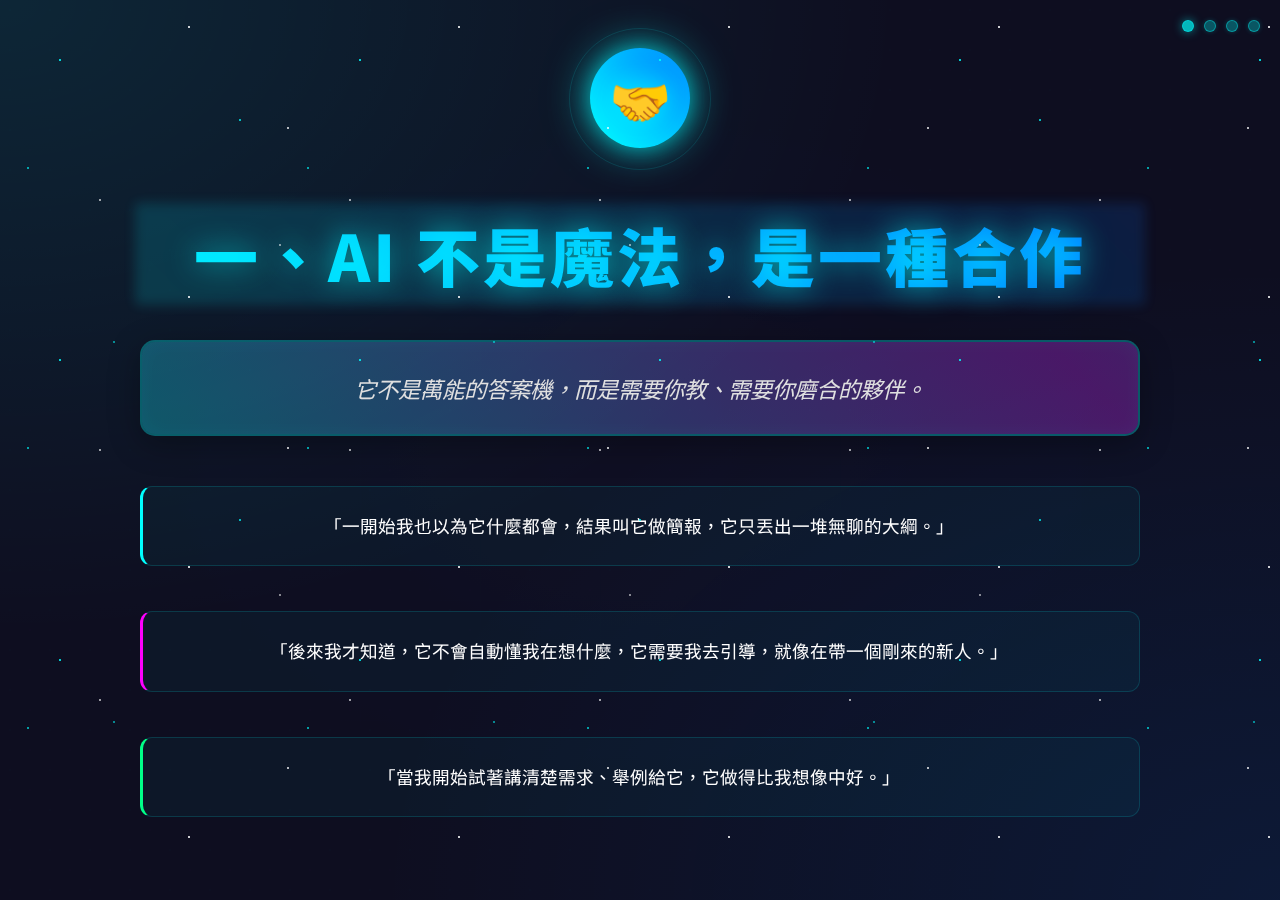
<file: index.html>
<!DOCTYPE html>
<html lang="zh-TW">
<head>
    <meta charset="UTF-8">
    <meta name="viewport" content="width=device-width, initial-scale=1.0">
    <title>AI 合作指南 - 網頁簡報</title>    <link rel="stylesheet" href="styles.css">
    <link rel="stylesheet" href="css-icons.css">
    <link href="https://fonts.googleapis.com/css2?family=Noto+Sans+TC:wght@300;400;500;700;900&family=Orbitron:wght@400;700;900&family=Rajdhani:wght@300;400;500;600;700&display=swap" rel="stylesheet">
</head>
<body>
    <!-- 頁面指示器 -->
    <div class="page-indicator">
        <span class="dot active" onclick="currentSlide(1)"></span>
        <span class="dot" onclick="currentSlide(2)"></span>
        <span class="dot" onclick="currentSlide(3)"></span>
        <span class="dot" onclick="currentSlide(4)"></span>
    </div>

    <!-- 第一頁：AI 不是魔法，是一種合作 -->
    <div class="slide active" id="slide1">
        <div class="container">            <div class="slide-header">
                <!-- 第一頁：AI 合作圖示 -->
                <div class="icon">
                    <div class="icon-container">
                        <div class="cooperation-icon"></div>
                    </div>
                </div>
                <h1>一、AI 不是魔法，是一種合作</h1>
            </div>
            
            <!-- 可以在這裡加入相關圖片 -->
            <!-- <div class="image-section">
                <img src="images/ai-teamwork.jpg" alt="AI團隊合作" class="content-image">
            </div> -->
            
            <div class="quote-section">
                <blockquote>
                    它不是萬能的答案機，而是需要你教、需要你磨合的夥伴。
                </blockquote>
            </div>            <div class="content-section">
                <div class="quote-list">
                    <div class="quote-item">
                        「一開始我也以為它什麼都會，結果叫它做簡報，它只丟出一堆無聊的大綱。」
                    </div>
                    <div class="quote-item">
                        「後來我才知道，它不會自動懂我在想什麼，它需要我去引導，就像在帶一個剛來的新人。」
                    </div>
                    <div class="quote-item">
                        「當我開始試著講清楚需求、舉例給它，它做得比我想像中好。」
                    </div>
                </div>
            </div>        </div>
    </div>

    <!-- 第二頁：我用過 AI，我發現它不是完美，但它幫了我很多 -->
    <div class="slide" id="slide2">
        <div class="container">            <div class="slide-header">
                <!-- 第二頁：AI 助手工具圖示 -->
                <div class="icon">
                    <div class="icon-container">
                        <div class="helper-icon"></div>
                    </div>
                </div>
                <h1>二、它不完美，但它幫了我很多</h1>
            </div>
            
            <div class="quote-section">
                <blockquote>
                    它沒辦法幫我做完所有事，但能幫我跨過最卡的那一段：最難開始、最難修改的地方。
                </blockquote>
            </div>            <div class="content-section">
                <div class="quote-list">
                    <div class="quote-item">
                        「它幫我把雜亂語音轉成客服紀錄，雖然需要調整，但比我自己打快非常多。」
                    </div>
                    <div class="quote-item">
                        「它幫我潤稿、補洞、想開場白……不是全部都對，但每次都為我省下一大半時間。」
                    </div>
                    <div class="quote-item">
                        「很多時候不是因為它完美才用它，而是要它給我一個方向、一個起點。」
                    </div>
                </div>
            </div>        </div>
        
    </div>

    <!-- 第三頁：不需要會用，只需要開始試一下 -->
    <div class="slide" id="slide3">
        <div class="container">            <div class="slide-header">
                <!-- 第三頁：開始行動圖示 -->
                <div class="icon">
                    <div class="icon-container">
                        <div class="start-icon"></div>
                    </div>
                </div>
                <h1>三、不需要會用，只需要開始</h1>
            </div>
            
            <div class="quote-section">
                <blockquote>
                    你不用特別學會什麼，你只要打一句你平常會說的話，它就會回應你。
                </blockquote>
            </div>            <div class="content-section">
                <div class="quote-list">
                    <div class="quote-item">
                        「我第一次用 AI，就是問它：『你可以幫我把這句話寫得禮貌一點嗎？』」
                    </div>
                    <div class="quote-item">
                        「不用從大任務開始，只要一句話、一件小事，像是『幫我整理這份筆記』就可以了。」
                    </div>
                    <div class="quote-item">
                        「其實用 AI ，更像是慢慢養成一種新習慣，就像我們學會 office、LINE 一樣。」
                    </div>
                </div>
            </div>        </div>
        
    </div>

    <!-- 第四頁：總結 -->
    <div class="slide" id="slide4">
        <div class="container">            <div class="slide-header">
                <!-- 第四頁：總結目標圖示 -->
                <div class="icon">
                    <div class="icon-container">
                        <div class="summary-icon"></div>
                    </div>
                </div>
                <h1>總結</h1>
            </div>
            
            <div class="summary-section">
                <div class="summary-item">
                    <div class="summary-quote">
                        「AI 是一種合作，不是魔法。」
                    </div>
                </div>
                
                <div class="summary-item">
                    <div class="summary-quote">
                        「它不完美，但幫得上忙。」
                    </div>
                </div>
                
                <div class="summary-item">
                    <div class="summary-quote">
                        「只要試試看，慢慢地你就會發現效率正在提升。」
                    </div>
                </div>
            </div>

            <div class="final-message">
                <h2>開始你的 AI 合作之旅</h2>
                <p>從今天開始，試著用 AI 處理一件小事吧！</p>
            </div>        </div>
        
    </div>

    <script src="script.js"></script>
</body>
</html>
</file>
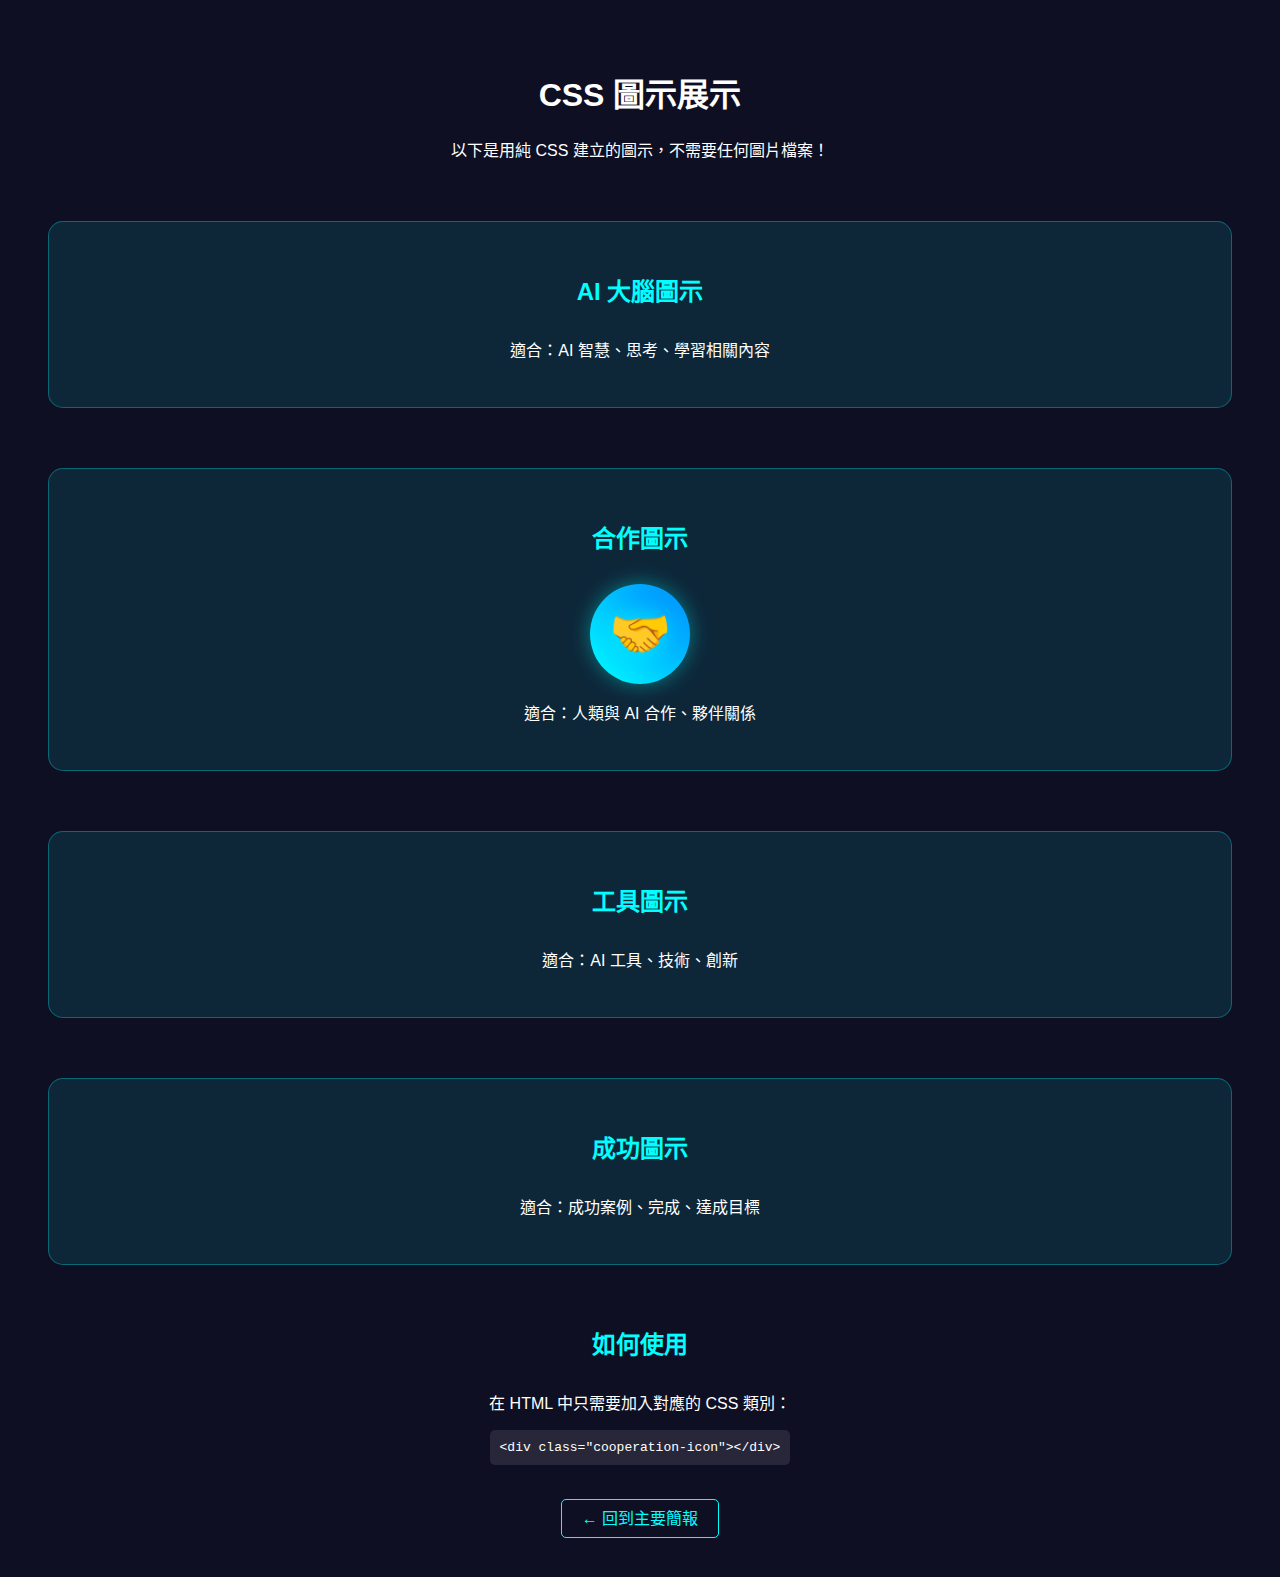
<file: icon-demo.html>
<!DOCTYPE html>
<html lang="zh-TW">
<head>
    <meta charset="UTF-8">
    <meta name="viewport" content="width=device-width, initial-scale=1.0">
    <title>圖示展示頁面</title>
    <link rel="stylesheet" href="css-icons.css">
    <style>
        body {
            background: #0f0f23;
            color: white;
            font-family: 'Arial', sans-serif;
            padding: 40px;
            text-align: center;
        }
        .demo-section {
            margin: 60px 0;
            padding: 30px;
            background: rgba(0, 255, 255, 0.1);
            border-radius: 15px;
            border: 1px solid rgba(0, 255, 255, 0.3);
        }
        h2 {
            color: #00ffff;
            margin-bottom: 30px;
        }
    </style>
</head>
<body>
    <h1>CSS 圖示展示</h1>
    <p>以下是用純 CSS 建立的圖示，不需要任何圖片檔案！</p>

    <div class="demo-section">
        <h2>AI 大腦圖示</h2>
        <div class="ai-brain-icon"></div>
        <p>適合：AI 智慧、思考、學習相關內容</p>
    </div>

    <div class="demo-section">
        <h2>合作圖示</h2>
        <div class="cooperation-icon"></div>
        <p>適合：人類與 AI 合作、夥伴關係</p>
    </div>

    <div class="demo-section">
        <h2>工具圖示</h2>
        <div class="tools-icon"></div>
        <p>適合：AI 工具、技術、創新</p>
    </div>

    <div class="demo-section">
        <h2>成功圖示</h2>
        <div class="success-icon"></div>
        <p>適合：成功案例、完成、達成目標</p>
    </div>

    <div style="margin-top: 60px;">
        <h2>如何使用</h2>
        <p>在 HTML 中只需要加入對應的 CSS 類別：</p>
        <code style="background: rgba(255,255,255,0.1); padding: 10px; border-radius: 5px; display: inline-block;">
            &lt;div class="cooperation-icon"&gt;&lt;/div&gt;
        </code>
    </div>

    <div style="margin-top: 40px;">
        <a href="index.html" style="color: #00ffff; text-decoration: none; border: 1px solid #00ffff; padding: 10px 20px; border-radius: 5px;">
            ← 回到主要簡報
        </a>
    </div>
</body>
</html>
</file>
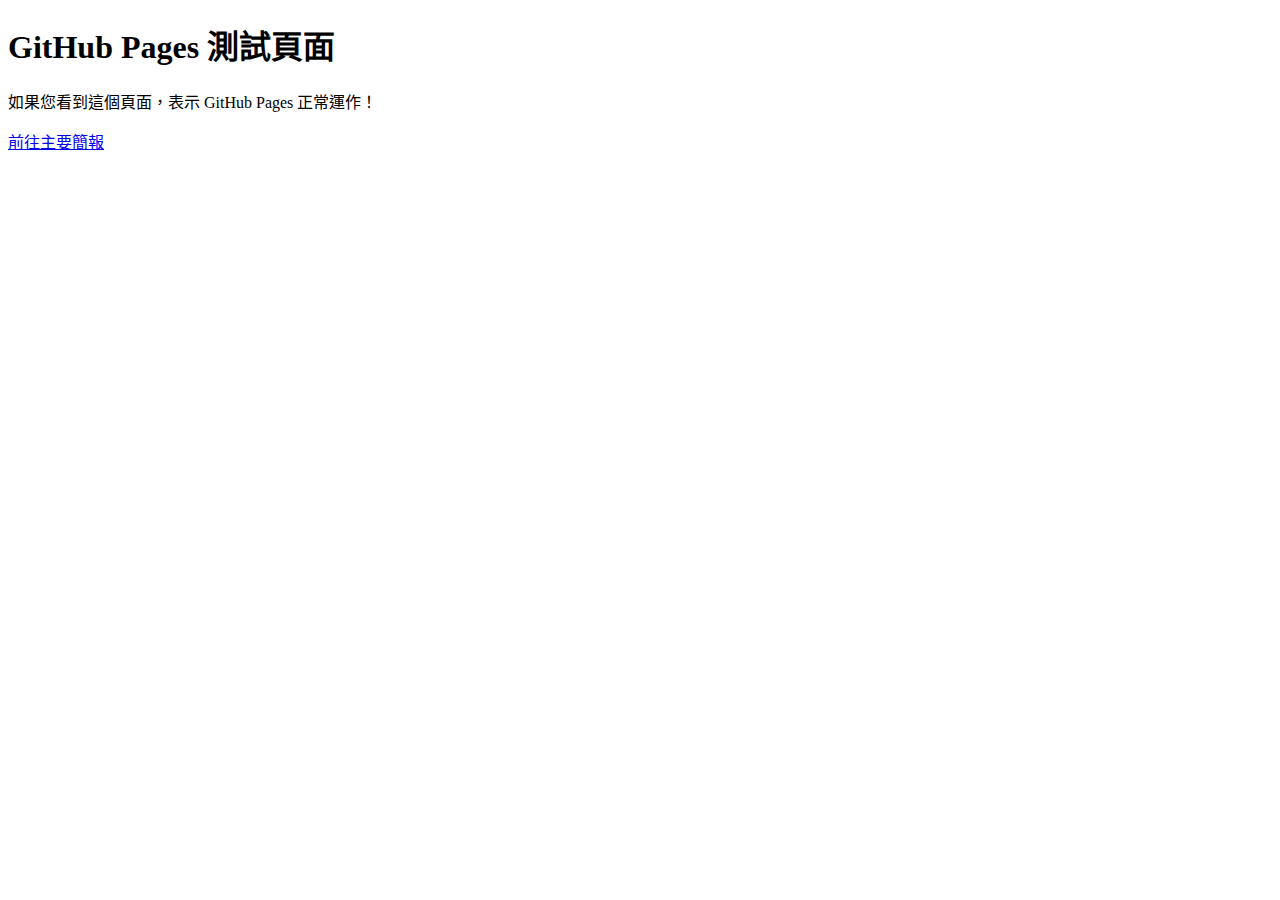
<file: test.html>
<!DOCTYPE html>
<html lang="zh-TW">
<head>
    <meta charset="UTF-8">
    <meta name="viewport" content="width=device-width, initial-scale=1.0">
    <title>Test Page</title>
</head>
<body>
    <h1>GitHub Pages 測試頁面</h1>
    <p>如果您看到這個頁面，表示 GitHub Pages 正常運作！</p>
    <a href="index.html">前往主要簡報</a>
</body>
</html>
</file>
<file: styles.css>
* {
    margin: 0;
    padding: 0;
    box-sizing: border-box;
}

body {
    font-family: 'Noto Sans TC', 'Orbitron', 'Rajdhani', sans-serif;
    background: radial-gradient(ellipse at center, #0f0f23 0%, #000000 70%);
    overflow: hidden;
    height: 100vh;
    position: relative;
}

/* 科幻背景動畫 - Chrome專用優化版 */
body::before {
    content: '';
    position: fixed;
    top: 0;
    left: 0;
    width: 100%;
    height: 100%;
    background-image: 
        linear-gradient(rgba(0, 255, 255, 0.01) 1px, transparent 1px),
        linear-gradient(90deg, rgba(0, 255, 255, 0.01) 1px, transparent 1px);
    background-size: 120px 120px;
    animation: grid-move-chrome 60s linear infinite;
    pointer-events: none;
    will-change: transform;
    transform: translate3d(0, 0, 0);
    backface-visibility: hidden;
}

/* Chrome友好的星空粒子效果 */
body::after {
    content: '';
    position: fixed;
    top: 0;
    left: 0;
    width: 100%;
    height: 100%;
    background-image: 
        radial-gradient(circle at 20% 20%, rgba(0, 255, 255, 0.8) 1px, transparent 1px),
        radial-gradient(circle at 40% 80%, rgba(255, 255, 255, 0.6) 1px, transparent 1px),
        radial-gradient(circle at 60% 30%, rgba(0, 255, 255, 0.7) 1px, transparent 1px),
        radial-gradient(circle at 80% 70%, rgba(255, 255, 255, 0.5) 1px, transparent 1px),
        radial-gradient(circle at 10% 60%, rgba(0, 255, 255, 0.6) 1px, transparent 1px),
        radial-gradient(circle at 90% 40%, rgba(255, 255, 255, 0.7) 1px, transparent 1px),
        radial-gradient(circle at 30% 90%, rgba(0, 255, 255, 0.5) 1px, transparent 1px),
        radial-gradient(circle at 70% 10%, rgba(255, 255, 255, 0.8) 1px, transparent 1px);
    background-size: 
        300px 300px,
        250px 250px,
        400px 400px,
        350px 350px,
        280px 280px,
        320px 320px,
        380px 380px,
        270px 270px;
    animation: twinkle-stars 12s ease-in-out infinite;
    pointer-events: none;
    z-index: 1;
    will-change: opacity;
    transform: translate3d(0, 0, 0);
    backface-visibility: hidden;
}

@keyframes grid-move-chrome {
    0% { transform: translate3d(0, 0, 0); }
    100% { transform: translate3d(120px, 120px, 0); }
}

@keyframes twinkle-stars {
    0%, 100% { 
        opacity: 0.8;
        transform: translate3d(0, 0, 0) scale(1);
    }
    25% { 
        opacity: 0.4;
        transform: translate3d(0, 0, 0) scale(0.8);
    }
    50% { 
        opacity: 1;
        transform: translate3d(0, 0, 0) scale(1.1);
    }
    75% { 
        opacity: 0.6;
        transform: translate3d(0, 0, 0) scale(0.9);
    }
}

.page-indicator {
    position: fixed;
    top: 20px;
    right: 20px;
    z-index: 1000;
    display: flex;
    gap: 10px;
}

.dot {
    height: 12px;
    width: 12px;
    background-color: rgba(0, 255, 255, 0.3);
    border-radius: 50%;
    cursor: pointer;
    transition: background-color 0.3s ease, box-shadow 0.3s ease;
    border: 1px solid rgba(0, 255, 255, 0.4);
    box-shadow: 0 0 5px rgba(0, 255, 255, 0.2);
    will-change: auto;
    transform: translate3d(0, 0, 0);
    backface-visibility: hidden;
}

.dot.active {
    background-color: rgba(0, 255, 255, 0.7);
    box-shadow: 0 0 10px rgba(0, 255, 255, 0.5);
}

.dot:hover {
    background-color: rgba(0, 255, 255, 0.5);
    box-shadow: 0 0 8px rgba(0, 255, 255, 0.4);
}

.slide {
    position: absolute;
    top: 0;
    left: 0;
    width: 100%;
    height: 100vh;
    display: flex;
    flex-direction: column;
    justify-content: center;
    align-items: center;
    opacity: 0;
    transform: translate3d(100px, 0, 0);
    transition: opacity 0.6s ease, transform 0.6s ease;
    padding: 40px;
    color: #ffffff;
    background: rgba(15, 15, 35, 0.8);
    will-change: auto;
    backface-visibility: hidden;
}

.slide.active {
    opacity: 1;
    transform: translate3d(0, 0, 0);
}

.slide.prev {
    transform: translate3d(-100px, 0, 0);
}

.container {
    max-width: 1000px;
    width: 100%;
    text-align: center;
}

.slide-header {
    margin-bottom: 40px;
}

.slide-header .icon {
    font-size: 4em;
    margin-bottom: 40px;
    position: relative;
    filter: drop-shadow(0 0 20px rgba(0, 255, 255, 0.6));
    animation: float-chrome 4s ease-in-out infinite, icon-breathe 3s ease-in-out infinite, icon-glow-pulse 2.5s ease-in-out infinite;
    will-change: transform, filter;
    transform: translate3d(0, 0, 0);
    backface-visibility: hidden;
}

@keyframes float-chrome {
    0%, 100% { transform: translate3d(0, 0, 0); }
    50% { transform: translate3d(0, -8px, 0); }
}

.slide-header h1 {
    font-size: 4em;
    font-weight: 900;
    margin-bottom: 40px;
    text-transform: uppercase;
    letter-spacing: 3px;
    background: linear-gradient(45deg, #00ffff, #0080ff, #ff00ff);
    background-size: 200% 200%;
    -webkit-background-clip: text;
    -webkit-text-fill-color: transparent;
    background-clip: text;
    animation: gradient-shift-chrome 4s ease infinite, title-glow 3s ease-in-out infinite;
    text-shadow: 0 0 30px rgba(0, 255, 255, 0.6);
    position: relative;
    will-change: background-position, text-shadow;
    transform: translate3d(0, 0, 0);
}

.slide-header h1::before {
    content: '';
    position: absolute;
    top: -5px;
    left: -5px;
    right: -5px;
    bottom: -5px;
    background: linear-gradient(45deg, #00ffff, #0080ff, #ff00ff);
    background-size: 200% 200%;
    animation: gradient-shift-chrome 4s ease infinite, glow-pulse 2s ease-in-out infinite;
    z-index: -1;
    filter: blur(12px);
    opacity: 0.4;
    will-change: background-position, opacity;
    transform: translate3d(0, 0, 0);
}

@keyframes gradient-shift-chrome {
    0%, 100% { background-position: 0% 50%; }
    50% { background-position: 100% 50%; }
}

@keyframes title-glow {
    0%, 100% { 
        text-shadow: 
            0 0 20px rgba(0, 255, 255, 0.4),
            0 0 40px rgba(0, 255, 255, 0.2),
            0 0 60px rgba(0, 255, 255, 0.1);
    }
    50% { 
        text-shadow: 
            0 0 30px rgba(0, 255, 255, 0.8),
            0 0 60px rgba(0, 255, 255, 0.4),
            0 0 90px rgba(0, 255, 255, 0.2);
    }
}

@keyframes glow-pulse {
    0%, 100% { 
        opacity: 0.3;
        filter: blur(12px);
    }
    50% { 
        opacity: 0.6;
        filter: blur(18px);
    }
}

.quote-section {
    margin-bottom: 50px;
}

.quote-section blockquote {
    font-size: 1.4em;
    font-style: italic;
    color: #e0e0e0;
    background: rgba(0, 255, 255, 0.08);
    padding: 30px;
    border-radius: 15px;
    border: 2px solid rgba(0, 255, 255, 0.25);
    box-shadow: 
        0 8px 32px rgba(0, 0, 0, 0.3),
        inset 0 0 20px rgba(0, 255, 255, 0.05);
    position: relative;
    overflow: hidden;
    transform: translate3d(0, 0, 0);
    backface-visibility: hidden;
}

.quote-section blockquote::before {
    content: '';
    position: absolute;
    top: -2px;
    left: -2px;
    right: -2px;
    bottom: -2px;
    background: linear-gradient(45deg, 
        rgba(0, 255, 255, 0.25), 
        rgba(255, 0, 255, 0.25), 
        rgba(0, 255, 255, 0.25)
    );
    background-size: 200% 200%;
    animation: border-flow-chrome 6s ease-in-out infinite, border-pulse 4s ease-in-out infinite;
    border-radius: 15px;
    z-index: -1;
    will-change: background-position, opacity;
}

@keyframes border-flow-chrome {
    0%, 100% { background-position: 0% 50%; }
    50% { background-position: 100% 50%; }
}

@keyframes border-pulse {
    0%, 100% { 
        opacity: 0.8;
    }
    50% { 
        opacity: 1;
    }
}

.content-section h3 {
    font-size: 1.1em;
    margin-bottom: 25px;
    color: #888;
    font-weight: 300;
    opacity: 0.7;
    text-transform: uppercase;
    letter-spacing: 1px;
}

.quote-list {
    display: flex;
    flex-direction: column;
    gap: 20px;
    margin-bottom: 30px;
}

.quote-item {
    background: rgba(0, 255, 255, 0.04);
    padding: 25px;
    border-radius: 12px;
    font-size: 1.1em;
    line-height: 1.6;
    border: 1px solid rgba(0, 255, 255, 0.15);
    transition: background-color 0.3s ease, transform 0.3s ease, box-shadow 0.3s ease, border-color 0.3s ease;
    position: relative;
    overflow: hidden;
    margin-bottom: 25px;
    transform: translate3d(0, 0, 0);
    backface-visibility: hidden;
}

.quote-item::before {
    content: '';
    position: absolute;
    top: 0;
    left: -100%;
    width: 100%;
    height: 100%;
    background: linear-gradient(90deg, transparent, rgba(0, 255, 255, 0.08), transparent);
    transition: left 0.6s ease;
    will-change: transform;
}

.quote-item:hover::before {
    left: 100%;
}

.quote-item:hover {
    background: rgba(0, 255, 255, 0.08);
    transform: translate3d(0, -2px, 0);
    box-shadow: 0 12px 30px rgba(0, 255, 255, 0.15);
    border-color: rgba(0, 255, 255, 0.3);
}

.quote-item:nth-child(1) {
    border-left: 3px solid #00ffff;
    padding-left: 20px;
}

.quote-item:nth-child(2) {
    border-left: 3px solid #ff00ff;
    padding-left: 20px;
}

.quote-item:nth-child(3) {
    border-left: 3px solid #00ff88;
    padding-left: 20px;
}

.emphasis {
    background: rgba(255, 0, 255, 0.08);
    padding: 25px;
    border-radius: 12px;
    font-size: 1.2em;
    line-height: 1.6;
    border: 2px solid rgba(255, 0, 255, 0.25);
    box-shadow: 0 0 25px rgba(255, 0, 255, 0.15);
    transform: translate3d(0, 0, 0);
    backface-visibility: hidden;
}

.emphasis strong {
    color: #ff00ff;
    text-shadow: 0 0 10px rgba(255, 0, 255, 0.5);
}

/* 第四頁特殊樣式 */
.summary-section {
    display: flex;
    flex-direction: column;
    gap: 30px;
    margin-bottom: 40px;
}

.summary-item {
    opacity: 0;
    animation: fadeInUp-chrome 1s ease forwards;
    will-change: auto;
    transform: translate3d(0, 0, 0);
    backface-visibility: hidden;
}

.summary-item:nth-child(1) { animation-delay: 0.3s; }
.summary-item:nth-child(2) { animation-delay: 0.6s; }
.summary-item:nth-child(3) { animation-delay: 0.9s; }

.summary-quote {
    background: linear-gradient(135deg, rgba(0, 255, 255, 0.15), rgba(255, 0, 255, 0.08));
    padding: 35px;
    border-radius: 20px;
    font-size: 1.6em;
    font-weight: 700;
    color: #ffffff;
    border: 2px solid rgba(0, 255, 255, 0.3);
    box-shadow: 
        0 15px 40px rgba(0, 0, 0, 0.3),
        0 0 25px rgba(0, 255, 255, 0.15);
    position: relative;
    text-shadow: 0 0 15px rgba(0, 255, 255, 0.3);
    transform: translate3d(0, 0, 0);
    backface-visibility: hidden;
}

.summary-quote::before {
    content: '';
    position: absolute;
    top: -2px;
    left: -2px;
    right: -2px;
    bottom: -2px;
    background: linear-gradient(45deg, #00ffff, #ff00ff, #00ffff);
    background-size: 200% 200%;
    animation: border-glow-chrome 3s ease infinite;
    border-radius: 20px;
    z-index: -1;
    will-change: background-position;
}

@keyframes border-glow-chrome {
    0%, 100% { background-position: 0% 50%; }
    50% { background-position: 100% 50%; }
}

.final-message {
    margin-top: 40px;
    opacity: 0;
    animation: fadeInUp-chrome 1s ease forwards 1.5s;
    will-change: auto;
    transform: translate3d(0, 0, 0);
    backface-visibility: hidden;
}

.final-message h2 {
    font-size: 2.2em;
    margin-bottom: 15px;
    color: #00ffff;
    text-shadow: 0 0 15px rgba(0, 255, 255, 0.3);
    font-weight: 700;
    transform: translate3d(0, 0, 0);
    backface-visibility: hidden;
}

.final-message p {
    font-size: 1.2em;
    color: #e0e0e0;
    transform: translate3d(0, 0, 0);
    backface-visibility: hidden;
}

@keyframes fadeInUp-chrome {
    from {
        opacity: 0;
        transform: translate3d(0, 20px, 0);
    }
    to {
        opacity: 1;
        transform: translate3d(0, 0, 0);
    }
}

/* 響應式設計 */
@media (max-width: 768px) {
    .slide {
        padding: 20px;
    }
      .slide-header h1 {
        font-size: 2.8em;
        font-weight: 900;
        letter-spacing: 2px;
    }
    
    .quote-section blockquote {
        font-size: 1.2em;
        padding: 20px;
    }
    
    .quote-item {
        font-size: 1em;
        padding: 15px;
    }
    
    .emphasis {
        font-size: 1.1em;
        padding: 20px;
    }
    
    .summary-quote {
        font-size: 1.3em;        padding: 25px;
    }
}

@media (max-width: 480px) {    .slide-header h1 {
        font-size: 2.2em;
        font-weight: 900;
        letter-spacing: 1px;
    }
    
    .quote-section blockquote {
        font-size: 1.1em;
        padding: 15px;
    }
    
    .quote-item {
        font-size: 0.95em;
    }
    
    .summary-quote {
        font-size: 1.2em;
        padding: 20px;
    }
}

/* 圖片樣式 */
.slide-icon {
    width: 80px;
    height: 80px;
    object-fit: contain;
    filter: drop-shadow(0 0 20px rgba(0, 255, 255, 0.5));
    animation: float 3s ease-in-out infinite;
}

.content-image {
    max-width: 100%;
    height: auto;
    max-height: 300px;
    border-radius: 15px;
    box-shadow: 0 10px 30px rgba(0, 0, 0, 0.3);
    border: 2px solid rgba(0, 255, 255, 0.3);
    transition: all 0.3s ease;
}

.content-image:hover {
    transform: scale(1.05);
    box-shadow: 0 15px 40px rgba(0, 255, 255, 0.2);
}

.image-section {
    margin: 30px 0;
    text-align: center;
}

/* 響應式圖片 */
@media (max-width: 768px) {
    .slide-icon {
        width: 60px;
        height: 60px;
    }
    
    .content-image {
        max-height: 200px;
    }
}

/* 為每一頁添加獨特的背景效果 */
#slide1 {
    background: radial-gradient(ellipse at top left, rgba(0, 255, 255, 0.1) 0%, transparent 50%),
                radial-gradient(ellipse at bottom right, rgba(0, 128, 255, 0.1) 0%, transparent 50%),
                rgba(15, 15, 35, 0.9);
}

#slide2 {
    background: radial-gradient(ellipse at top right, rgba(255, 170, 0, 0.1) 0%, transparent 50%),
                radial-gradient(ellipse at bottom left, rgba(255, 102, 0, 0.1) 0%, transparent 50%),
                rgba(15, 15, 35, 0.9);
}

#slide3 {
    background: radial-gradient(ellipse at center, rgba(255, 0, 128, 0.1) 0%, transparent 50%),
                radial-gradient(ellipse at top, rgba(128, 0, 255, 0.1) 0%, transparent 50%),
                rgba(15, 15, 35, 0.9);
}

#slide4 {
    background: radial-gradient(ellipse at bottom, rgba(0, 255, 136, 0.1) 0%, transparent 50%),
                radial-gradient(ellipse at top, rgba(0, 204, 255, 0.1) 0%, transparent 50%),
                rgba(15, 15, 35, 0.9);
}

/* 加入微妙的背景紋理 - Chrome優化版 */
.container::before {
    content: '';
    position: absolute;
    top: 0;
    left: 0;
    right: 0;
    bottom: 0;
    background-image: 
        radial-gradient(circle at 25% 25%, rgba(0, 255, 255, 0.01) 1px, transparent 1px),
        radial-gradient(circle at 75% 75%, rgba(255, 0, 255, 0.01) 1px, transparent 1px);
    background-size: 40px 40px;
    pointer-events: none;
    z-index: -1;
    transform: translate3d(0, 0, 0);
    backface-visibility: hidden;
}

/* Chrome瀏覽器專用優化 */
@media screen and (-webkit-min-device-pixel-ratio: 0) {
    /* Chrome專用樣式 */
    body {
        -webkit-font-smoothing: antialiased;
        -moz-osx-font-smoothing: grayscale;
    }
      /* 強制硬體加速所有動畫元素 */
    *[class*="icon"],
    .slide,
    .quote-section blockquote,
    .quote-item,
    .summary-quote {
        -webkit-transform: translate3d(0, 0, 0);
        transform: translate3d(0, 0, 0);
        -webkit-backface-visibility: hidden;
        backface-visibility: hidden;
        -webkit-perspective: 1000px;
        perspective: 1000px;
    }
    
    /* 降低背景動畫強度 */
    body::before {
        opacity: 0.8;
        animation-duration: 80s;
    }
    
    /* 簡化複雜動畫 */
    .slide-header h1::before {
        animation-duration: 6s;
        filter: blur(6px);
        opacity: 0.15;
    }
}

/* 針對動畫偏好設定的優化 */
</file>
<file: css-icons.css>
/* CSS 圖示樣式 - Chrome專用優化版本 */

/* 性能優化：為所有動畫元素啟用 GPU 加速 */
.cooperation-icon,
.helper-icon,
.start-icon,
.summary-icon,
.cooperation-icon::before,
.cooperation-icon::after,
.helper-icon::before,
.helper-icon::after,
.start-icon::before,
.start-icon::after,
.summary-icon::before,
.summary-icon::after,
.icon-container::before {
    will-change: transform;
    transform: translate3d(0, 0, 0); /* Chrome專用 3D 轉換 */
    backface-visibility: hidden; /* 避免背面閃爍 */
}

/* 第一頁 - AI 合作圖示 (優化版) */
.cooperation-icon {
    width: 100px;
    height: 100px;
    position: relative;
    margin: 0 auto;
    display: flex;
    align-items: center;
    justify-content: center;
}

.cooperation-icon::before {
    content: '';
    position: absolute;
    width: 100%;
    height: 100%;
    background: linear-gradient(45deg, #00ffff, #0080ff);
    border-radius: 50%;
    animation: pulse-glow-chrome 6s ease-in-out infinite, cooperation-breathe 4s ease-in-out infinite;
    box-shadow: 0 0 20px rgba(0, 255, 255, 0.4), inset 0 0 20px rgba(0, 255, 255, 0.2);
}

.cooperation-icon::after {
    content: '🤝';
    font-size: 50px;
    z-index: 2;
    filter: drop-shadow(0 0 12px rgba(0, 255, 255, 0.6));
    animation: float-chrome-slow 8s ease-in-out infinite, cooperation-glow 3s ease-in-out infinite;
}

/* 第二頁 - AI 工具助手圖示 (優化版) */
.helper-icon {
    width: 100px;
    height: 100px;
    position: relative;
    margin: 0 auto;
    display: flex;
    align-items: center;
    justify-content: center;
}

.helper-icon::before {
    content: '';
    position: absolute;
    width: 100%;
    height: 100%;
    background: linear-gradient(45deg, #ffaa00, #ff6600);
    border-radius: 20px;
    transform: translate3d(0, 0, 0) rotate(45deg);
    animation: rotate-chrome 12s ease-in-out infinite, helper-breathe 4s ease-in-out infinite;
    box-shadow: 0 0 20px rgba(255, 170, 0, 0.4), inset 0 0 20px rgba(255, 170, 0, 0.2);
}

.helper-icon::after {
    content: '🛠️';
    font-size: 45px;
    z-index: 2;
    filter: drop-shadow(0 0 10px rgba(255, 170, 0, 0.6));
    animation: bounce-chrome 6s ease-in-out infinite, helper-glow 3s ease-in-out infinite;
}

/* 第三頁 - 開始行動圖示 (優化版) */
.start-icon {
    width: 100px;
    height: 100px;
    position: relative;
    margin: 0 auto;
    display: flex;
    align-items: center;
    justify-content: center;
}

.start-icon::before {
    content: '';
    position: absolute;
    width: 100%;
    height: 100%;
    background: linear-gradient(45deg, #ff0080, #8000ff);
    clip-path: polygon(0% 50%, 100% 0%, 100% 100%);
    animation: arrow-glow-chrome 8s ease-in-out infinite, start-breathe 4s ease-in-out infinite;
    box-shadow: 0 0 20px rgba(255, 0, 128, 0.4);
}

.start-icon::after {
    content: '▶️';
    font-size: 45px;
    z-index: 2;
    filter: drop-shadow(0 0 10px rgba(255, 0, 128, 0.6));
    animation: scale-chrome 6s ease-in-out infinite, start-glow 3s ease-in-out infinite;
}

/* 第四頁 - 成功/總結圖示 (優化版) */
.summary-icon {
    width: 100px;
    height: 100px;
    position: relative;
    margin: 0 auto;
    display: flex;
    align-items: center;
    justify-content: center;
}

.summary-icon::before {
    content: '';
    position: absolute;
    width: 100%;
    height: 100%;
    background: linear-gradient(45deg, #00ff88, #00ccff);
    border-radius: 50%;
    animation: success-chrome 5s ease-in-out infinite, summary-breathe 4s ease-in-out infinite;
    box-shadow: 0 0 20px rgba(0, 255, 136, 0.4), inset 0 0 20px rgba(0, 255, 136, 0.2);
}

.summary-icon::after {
    content: '🎯';
    font-size: 50px;
    z-index: 2;
    filter: drop-shadow(0 0 12px rgba(0, 255, 136, 0.6));
    animation: target-spin-chrome 20s linear infinite, summary-glow 3s ease-in-out infinite;
}

/* Chrome優化後的動畫效果 - 減少頻率，降低複雜度 */
@keyframes pulse-glow-chrome {
    0%, 100% { 
        transform: translate3d(0, 0, 0) scale(1);
        opacity: 0.7;
    }
    50% { 
        transform: translate3d(0, 0, 0) scale(1.03);
        opacity: 0.9;
    }
}

@keyframes float-chrome-slow {
    0%, 100% { transform: translate3d(0, 0, 0); }
    50% { transform: translate3d(0, -5px, 0); }
}

@keyframes rotate-chrome {
    0%, 100% { 
        transform: translate3d(0, 0, 0) rotate(45deg) scale(1);
        opacity: 0.8;
    }
    50% { 
        transform: translate3d(0, 0, 0) rotate(45deg) scale(1.02);
        opacity: 1;
    }
}

@keyframes bounce-chrome {
    0%, 100% { transform: translate3d(0, 0, 0); }
    33% { transform: translate3d(0, -2px, 0); }
    66% { transform: translate3d(0, -1px, 0); }
}

@keyframes arrow-glow-chrome {
    0%, 100% { 
        opacity: 0.7;
    }
    50% { 
        opacity: 0.9;
    }
}

@keyframes scale-chrome {
    0%, 100% { transform: translate3d(0, 0, 0) scale(1); }
    50% { transform: translate3d(0, 0, 0) scale(1.03); }
}

@keyframes success-chrome {
    0%, 100% { 
        transform: translate3d(0, 0, 0) scale(1);
        opacity: 0.8;
    }
    50% { 
        transform: translate3d(0, 0, 0) scale(1.02);
        opacity: 1;
    }
}

@keyframes target-spin-chrome {
    0% { transform: translate3d(0, 0, 0) rotate(0deg); }
    100% { transform: translate3d(0, 0, 0) rotate(360deg); }
}

/* 圖示呼吸和閃爍動畫 - Chrome優化版 */
@keyframes cooperation-breathe {
    0%, 100% { 
        transform: translate3d(0, 0, 0) scale(1);
        box-shadow: 0 0 15px rgba(0, 255, 255, 0.3), inset 0 0 15px rgba(0, 255, 255, 0.1);
    }
    50% { 
        transform: translate3d(0, 0, 0) scale(1.05);
        box-shadow: 0 0 25px rgba(0, 255, 255, 0.6), inset 0 0 25px rgba(0, 255, 255, 0.3);
    }
}

@keyframes cooperation-glow {
    0%, 100% { 
        filter: drop-shadow(0 0 8px rgba(0, 255, 255, 0.4));
    }
    50% { 
        filter: drop-shadow(0 0 16px rgba(0, 255, 255, 0.8)) drop-shadow(0 0 24px rgba(0, 255, 255, 0.4));
    }
}

@keyframes helper-breathe {
    0%, 100% { 
        transform: translate3d(0, 0, 0) rotate(45deg) scale(1);
        box-shadow: 0 0 15px rgba(255, 170, 0, 0.3), inset 0 0 15px rgba(255, 170, 0, 0.1);
    }
    50% { 
        transform: translate3d(0, 0, 0) rotate(45deg) scale(1.05);
        box-shadow: 0 0 25px rgba(255, 170, 0, 0.6), inset 0 0 25px rgba(255, 170, 0, 0.3);
    }
}

@keyframes helper-glow {
    0%, 100% { 
        filter: drop-shadow(0 0 6px rgba(255, 170, 0, 0.4));
    }
    50% { 
        filter: drop-shadow(0 0 14px rgba(255, 170, 0, 0.8)) drop-shadow(0 0 22px rgba(255, 170, 0, 0.4));
    }
}

@keyframes start-breathe {
    0%, 100% { 
        transform: translate3d(0, 0, 0) scale(1);
        box-shadow: 0 0 15px rgba(255, 0, 128, 0.3);
    }
    50% { 
        transform: translate3d(0, 0, 0) scale(1.05);
        box-shadow: 0 0 25px rgba(255, 0, 128, 0.6);
    }
}

@keyframes start-glow {
    0%, 100% { 
        filter: drop-shadow(0 0 6px rgba(255, 0, 128, 0.4));
    }
    50% { 
        filter: drop-shadow(0 0 14px rgba(255, 0, 128, 0.8)) drop-shadow(0 0 22px rgba(255, 0, 128, 0.4));
    }
}

@keyframes summary-breathe {
    0%, 100% { 
        transform: translate3d(0, 0, 0) scale(1);
        box-shadow: 0 0 15px rgba(0, 255, 136, 0.3), inset 0 0 15px rgba(0, 255, 136, 0.1);
    }
    50% { 
        transform: translate3d(0, 0, 0) scale(1.05);
        box-shadow: 0 0 25px rgba(0, 255, 136, 0.6), inset 0 0 25px rgba(0, 255, 136, 0.3);
    }
}

@keyframes summary-glow {
    0%, 100% { 
        filter: drop-shadow(0 0 8px rgba(0, 255, 136, 0.4));
    }
    50% { 
        filter: drop-shadow(0 0 16px rgba(0, 255, 136, 0.8)) drop-shadow(0 0 24px rgba(0, 255, 136, 0.4));
    }
}

/* 響應式設計 */
@media (max-width: 768px) {
    .cooperation-icon,
    .helper-icon,
    .start-icon,
    .summary-icon {
        width: 80px;
        height: 80px;
    }
    
    .cooperation-icon::after,
    .summary-icon::after {
        font-size: 40px;
    }
    
    .helper-icon::after,
    .start-icon::after {
        font-size: 35px;
    }
}

/* 簡化的裝飾元素 - 減少動畫複雜度 */
.icon-container {
    position: relative;
    padding: 20px;
}

.icon-container::before {
    content: '';
    position: absolute;
    top: 0;
    left: 50%;
    transform: translateX(-50%) translate3d(0, 0, 0);
    width: 140px;
    height: 140px;
    border: 1px solid rgba(0, 255, 255, 0.12);
    border-radius: 50%;
    animation: border-rotate-chrome 24s linear infinite;
}

@keyframes border-rotate-chrome {
    0% { transform: translateX(-50%) translate3d(0, 0, 0) rotate(0deg); }
    100% { transform: translateX(-50%) translate3d(0, 0, 0) rotate(360deg); }
}

/* 性能優化：減少重繪 */
@media (prefers-reduced-motion: reduce) {
    .cooperation-icon::before,
    .cooperation-icon::after,
    .helper-icon::before,
    .helper-icon::after,
    .start-icon::before,
    .start-icon::after,
    .summary-icon::before,
    .summary-icon::after,
    .icon-container::before {
        animation: none;
    }
}
</file>
